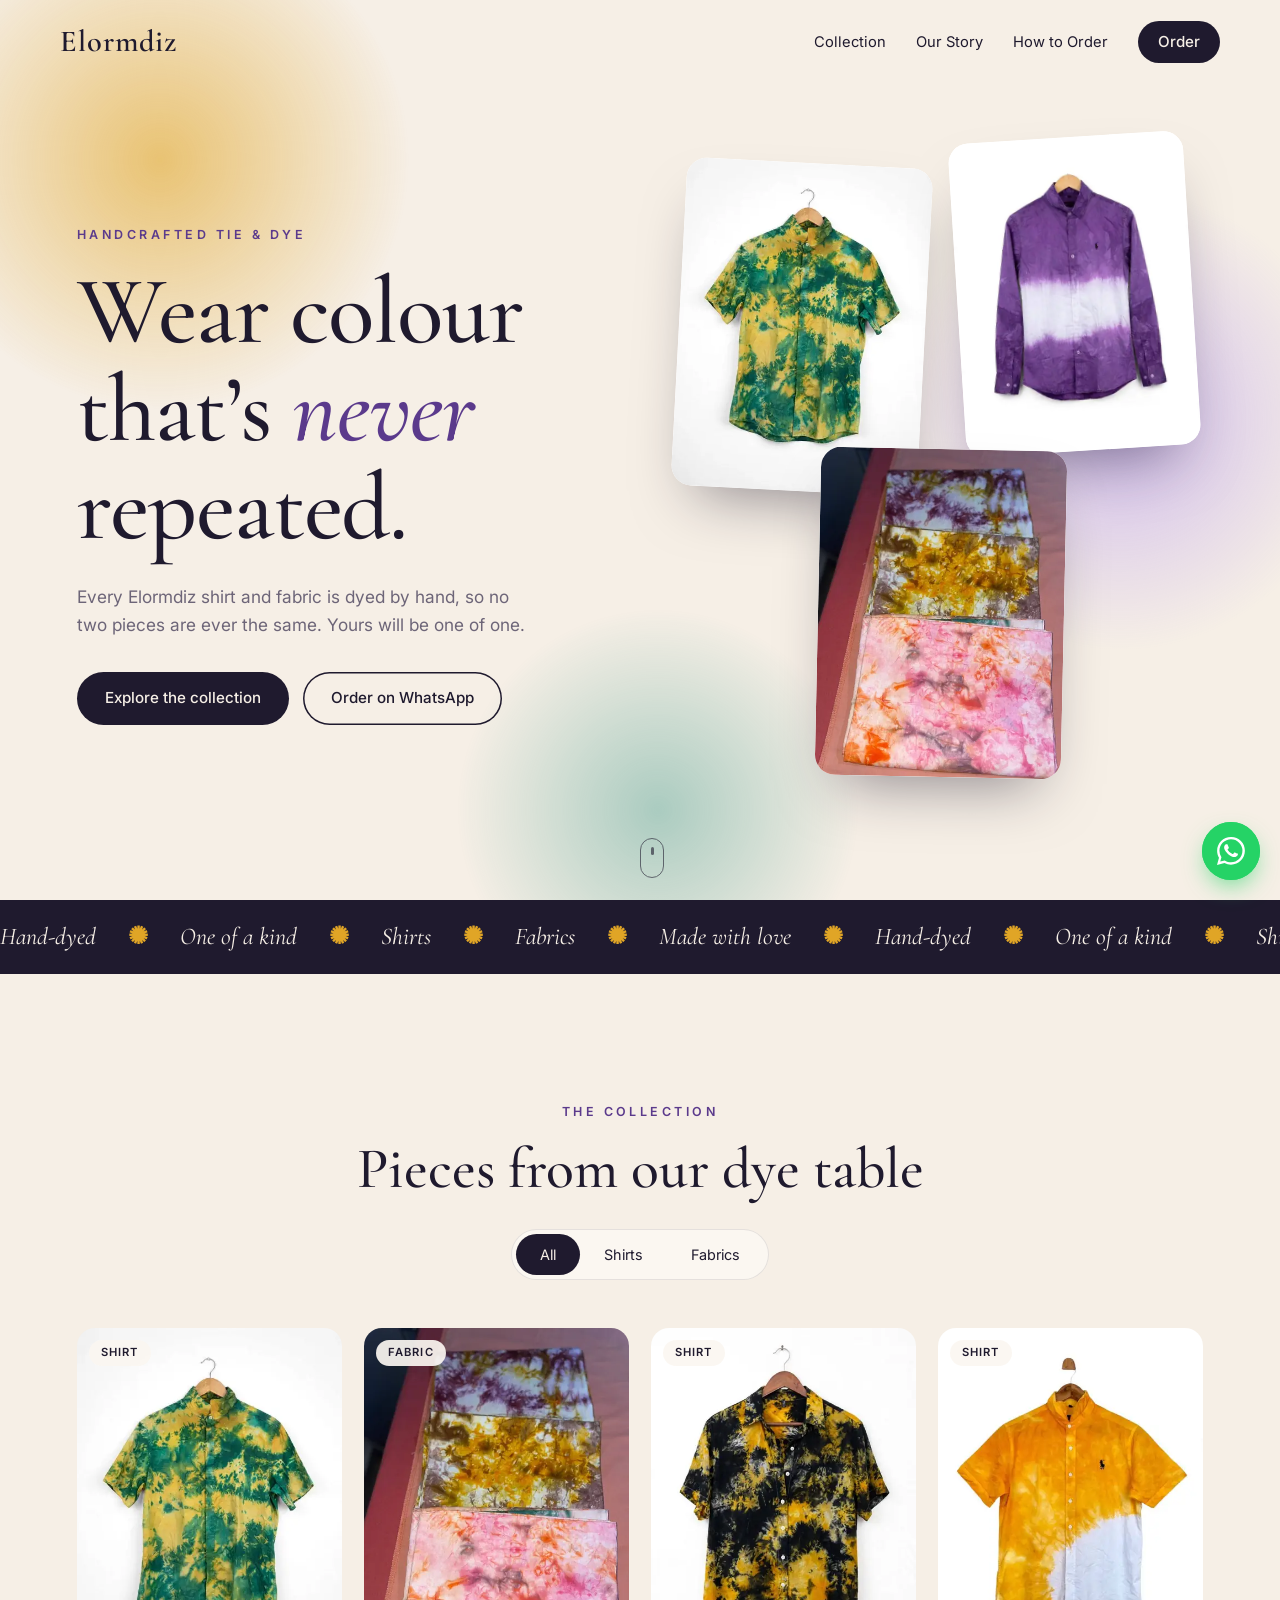
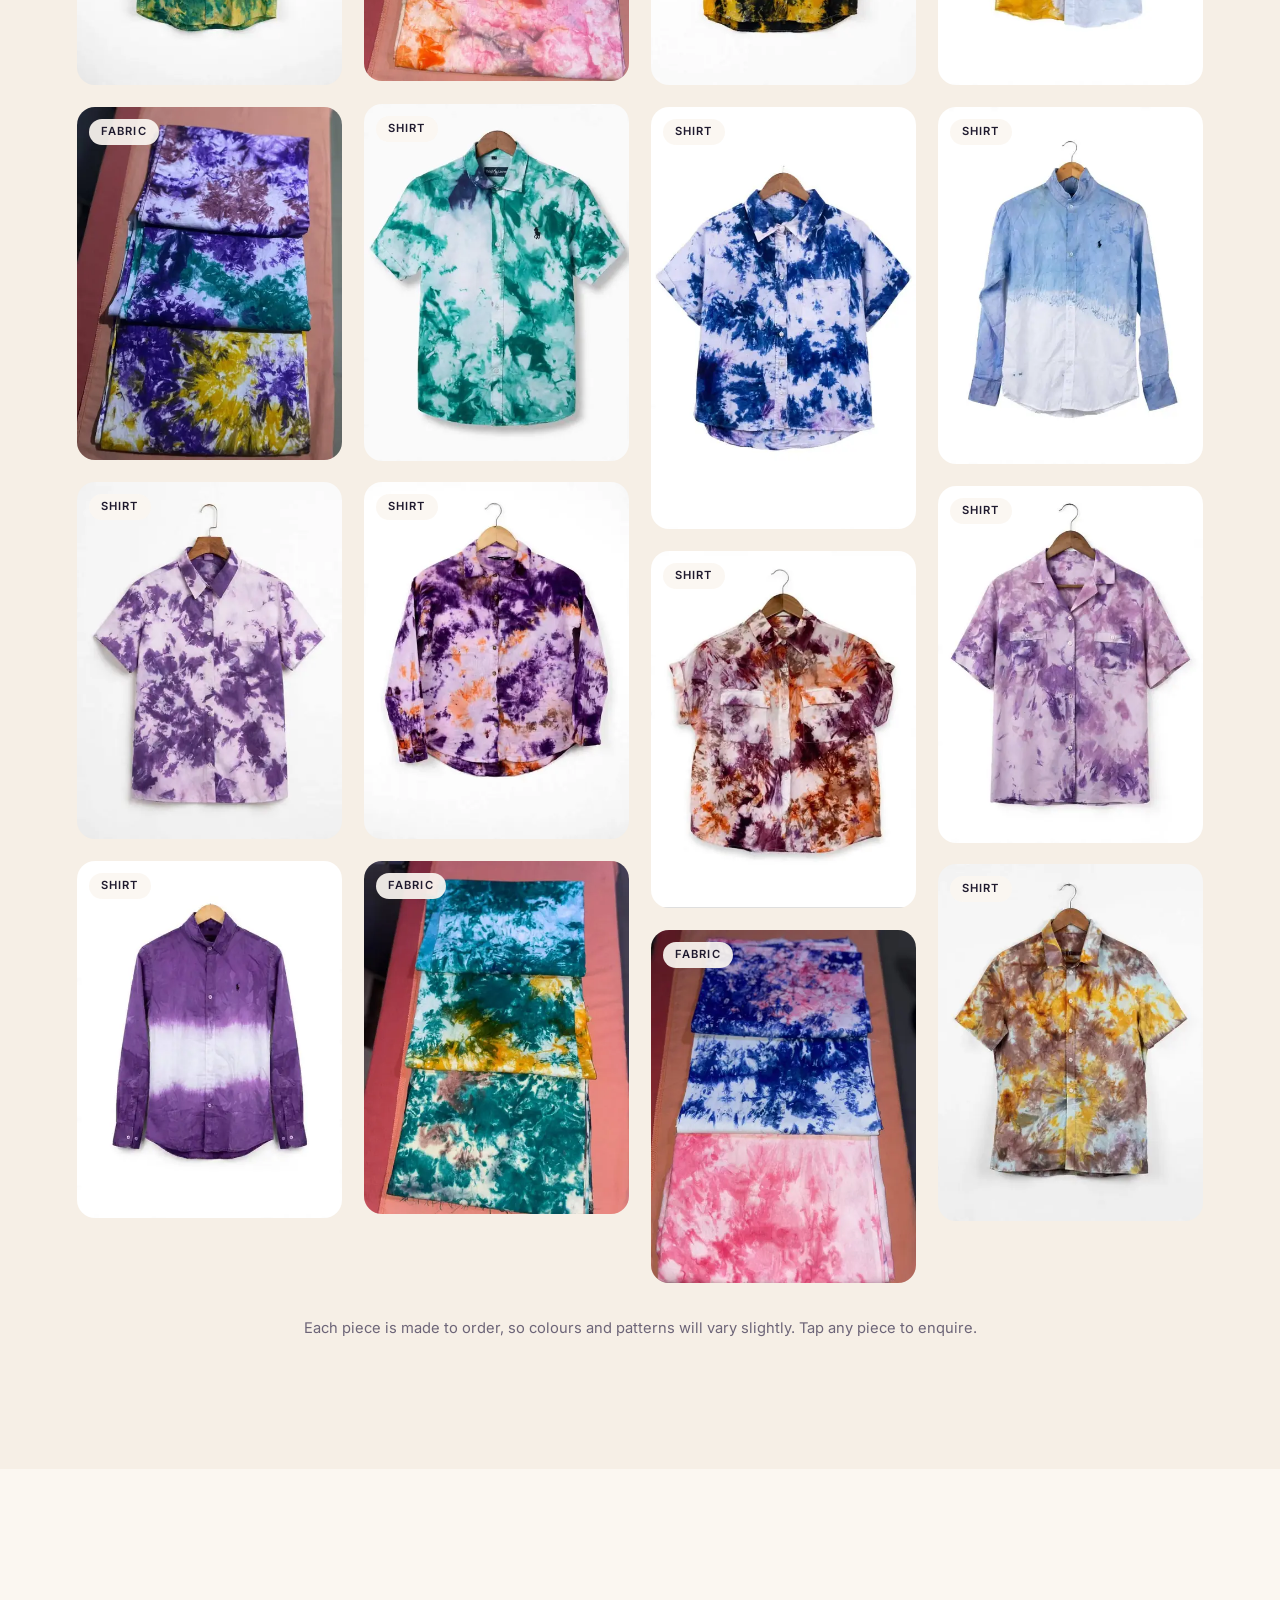
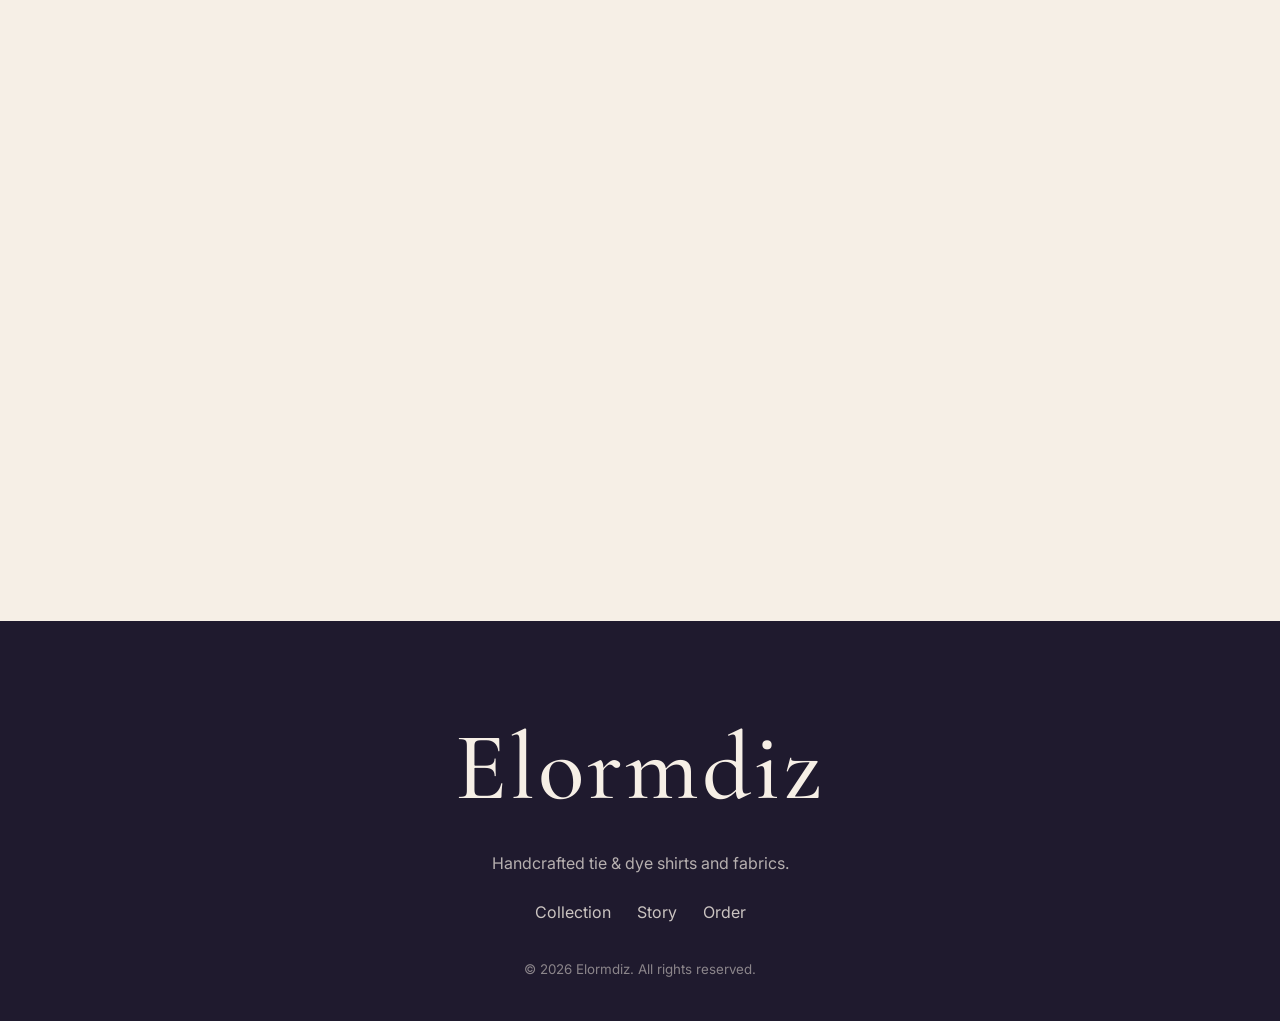
<file: index.html>
<!doctype html>
<html lang="en">
<head>
<meta charset="utf-8">
<meta name="viewport" content="width=device-width, initial-scale=1">
<title>Elormdiz — Handcrafted Tie & Dye</title>
<meta name="description" content="Elormdiz — one-of-a-kind hand-dyed shirts and tie & dye fabrics. Order directly on WhatsApp.">
<meta name="theme-color" content="#f6efe6">
<link rel="preconnect" href="https://fonts.googleapis.com">
<link rel="preconnect" href="https://fonts.gstatic.com" crossorigin>
<link href="https://fonts.googleapis.com/css2?family=Cormorant+Garamond:ital,wght@0,400;0,500;0,600;1,400;1,500&family=Inter:wght@300;400;500;600&display=swap" rel="stylesheet">
<link rel="stylesheet" href="style.css">
</head>
<body>

<div class="loader" id="loader"><span>Elormdiz</span></div>

<header class="nav" id="nav">
  <a href="#top" class="logo">Elormdiz</a>
  <nav class="links" id="links">
    <a href="#collection">Collection</a>
    <a href="#story">Our Story</a>
    <a href="#how">How to Order</a>
    <a href="#order" class="btn btn-sm">Order</a>
  </nav>
  <button class="burger" id="burger" aria-label="Menu"><i></i><i></i></button>
</header>

<main id="top">
  <!-- HERO -->
  <section class="hero">
    <div class="blob b1"></div><div class="blob b2"></div><div class="blob b3"></div>
    <div class="hero-text">
      <p class="eyebrow reveal">Handcrafted tie &amp; dye</p>
      <h1 class="reveal" style="--d:.1s">Wear colour<br>that’s <em>never</em><br>repeated.</h1>
      <p class="lead reveal" style="--d:.2s">Every Elormdiz shirt and fabric is dyed by hand, so no two pieces are ever the same. Yours will be one of one.</p>
      <div class="cta reveal" style="--d:.3s">
        <a href="#collection" class="btn">Explore the collection</a>
        <a href="#order" class="btn btn-ghost">Order on WhatsApp</a>
      </div>
    </div>
    <div class="hero-art">
      <figure class="card c1"><img fetchpriority="high" src="images/p1-s.webp" width="480" height="640" decoding="async" alt="Emerald and gold tie-dye shirt"></figure>
      <figure class="card c2"><img src="images/p5-s.webp" width="480" height="640" decoding="async" alt="Violet ombre shirt"></figure>
      <figure class="card c3"><img src="images/p7-s.webp" width="480" height="640" decoding="async" alt="Golden tie-dye fabrics"></figure>
    </div>
    <a href="#collection" class="scroll-hint" aria-label="Scroll"><span></span></a>
  </section>

  <!-- MARQUEE -->
  <div class="marquee" aria-hidden="true">
    <div class="track">
      <span>Hand-dyed</span><b>✺</b><span>One of a kind</span><b>✺</b><span>Shirts</span><b>✺</b><span>Fabrics</span><b>✺</b><span>Made with love</span><b>✺</b>
      <span>Hand-dyed</span><b>✺</b><span>One of a kind</span><b>✺</b><span>Shirts</span><b>✺</b><span>Fabrics</span><b>✺</b><span>Made with love</span><b>✺</b>
    </div>
  </div>

  <!-- COLLECTION -->
  <section class="section" id="collection">
    <div class="head">
      <p class="eyebrow reveal">The collection</p>
      <h2 class="reveal" style="--d:.1s">Pieces from our dye table</h2>
      <div class="filters reveal" style="--d:.2s" id="filters">
        <button class="on" data-f="all">All</button>
        <button data-f="shirt">Shirts</button>
        <button data-f="cloth">Fabrics</button>
        <span class="pill"></span>
      </div>
    </div>
    <div class="grid" id="grid"></div>
    <p class="note reveal">Each piece is made to order, so colours and patterns will vary slightly. Tap any piece to enquire.</p>
  </section>

  <!-- STORY -->
  <section class="section story" id="story">
    <div class="story-img reveal">
      <img src="images/p10.webp" loading="lazy" decoding="async" width="691" height="1100" alt="Indigo tie-dye shirt">
      <img src="images/p12.webp" loading="lazy" decoding="async" width="825" height="1100" alt="Teal tie-dye fabrics" class="second">
    </div>
    <div class="story-text">
      <p class="eyebrow reveal">Our story</p>
      <h2 class="reveal" style="--d:.1s">Folded, tied, dipped &amp; <em>revealed.</em></h2>
      <div class="more" id="more"><div>
        <p class="reveal" style="--d:.15s">Elormdiz began with a simple love for colour. Each piece is folded, twisted and tied by hand, then dipped in rich dyes and left to bloom into a pattern that can never be copied.</p>
        <p class="reveal" style="--d:.2s">From crisp button-up shirts to fabrics ready for your tailor, we make wearable art for people who like to stand out, quietly or loudly.</p>
      </div></div>
      <button class="more-btn" id="moreBtn" type="button"><span>Read our story</span><b>+</b></button>
      <ul class="stats reveal" style="--d:.25s">
        <li><strong>100%</strong><span>Hand-dyed</span></li>
        <li><strong>1 of 1</strong><span>Never repeated</span></li>
        <li><strong>Custom</strong><span>Your colours</span></li>
      </ul>
    </div>
  </section>

  <!-- HOW -->
  <section class="section how" id="how">
    <div class="head">
      <p class="eyebrow reveal">How to order</p>
      <h2 class="reveal" style="--d:.1s">Three easy steps</h2>
    </div>
    <div class="steps">
      <div class="step reveal"><i>01</i><h3>Choose</h3><p>Browse the collection and pick a piece you love, or ask for your own colours.</p></div>
      <div class="step reveal" style="--d:.12s"><i>02</i><h3>Send your order</h3><p>Fill the short form below. It opens WhatsApp with your order ready to send.</p></div>
      <div class="step reveal" style="--d:.24s"><i>03</i><h3>We dye &amp; deliver</h3><p>We confirm details and price on chat, then dye your piece and get it to you.</p></div>
    </div>
  </section>

  <!-- ORDER -->
  <section class="section order" id="order">
    <div class="order-box reveal">
      <div class="order-copy">
        <p class="eyebrow">Place an order</p>
        <h2>Let’s make yours.</h2>
        <p>Tell us what you’d like and we’ll continue the conversation on WhatsApp.</p>
        <a class="wa-direct" id="waDirect" href="#" target="_blank" rel="noopener">
          <svg viewBox="0 0 24 24" width="20" height="20" fill="currentColor"><path d="M20.5 3.5A11.8 11.8 0 0 0 12 0C5.4 0 .1 5.3.1 11.9c0 2.1.6 4.1 1.600 5.900L0 24l6.400-1.700a11.900 11.900 0 0 0 5.600 1.400c6.600 0 11.900-5.300 11.900-11.900 0-3.200-1.200-6.200-3.400-8.300zM12 21.700c-1.800 0-3.500-.5-5-1.400l-.4-.2-3.800 1 1-3.700-.2-.4a9.800 9.800 0 0 1-1.500-5.200C2.100 6.400 6.600 2 12 2c2.600 0 5.100 1 6.900 2.900a9.700 9.700 0 0 1 2.900 6.900c0 5.400-4.400 9.900-9.800 9.900zm5.400-7.400c-.3-.1-1.800-.9-2-1-.3-.1-.5-.1-.7.100l-.9 1.100c-.2.200-.3.200-.6.100a8 8 0 0 1-4-3.500c-.3-.5.300-.5.900-1.600.1-.2 0-.4 0-.5l-.9-2.200c-.2-.6-.5-.5-.7-.5h-.6c-.2 0-.5.100-.8.400s-1 1-1 2.400 1 2.800 1.200 3c.1.200 2 3.100 4.900 4.300 1.800.8 2.600.8 3.500.7.600-.1 1.800-.7 2-1.400.3-.7.300-1.300.2-1.400-.1-.2-.3-.3-.6-.4z"/></svg>
          Or chat with us directly
        </a>
      </div>
      <form id="orderForm" class="form" autocomplete="on">
        <label><span>Your name</span><input name="name" required placeholder="e.g. Ama Mensah"></label>
        <div class="row">
          <label><span>I’d like</span>
            <select name="item" id="itemSelect">
              <option>A tie &amp; dye shirt</option>
              <option>Tie &amp; dye fabric</option>
              <option>Something custom</option>
            </select>
          </label>
          <label><span>Size / yards</span><input name="size" placeholder="e.g. M or 6 yards"></label>
        </div>
        <label><span>Favourite colours</span><input name="colors" placeholder="e.g. purple, gold, teal"></label>
        <label><span>Anything else?</span><textarea name="notes" rows="3" placeholder="Design name, delivery location, date needed…"></textarea></label>
        <button class="btn btn-wa" type="submit">Send order on WhatsApp</button>
      </form>
    </div>
  </section>
</main>

<footer class="footer">
  <div class="logo big">Elormdiz</div>
  <p>Handcrafted tie &amp; dye shirts and fabrics.</p>
  <div class="foot-links"><a href="#collection">Collection</a><a href="#story">Story</a><a href="#order">Order</a></div>
  <small>© <span id="yr"></span> Elormdiz. All rights reserved.</small>
</footer>

<a class="fab" id="fab" href="#" target="_blank" rel="noopener" aria-label="Chat on WhatsApp">
  <svg viewBox="0 0 24 24" width="28" height="28" fill="currentColor"><path d="M20.5 3.5A11.8 11.8 0 0 0 12 0C5.4 0 .1 5.3.1 11.9c0 2.1.6 4.1 1.600 5.900L0 24l6.400-1.700a11.900 11.900 0 0 0 5.600 1.400c6.600 0 11.900-5.300 11.900-11.900 0-3.200-1.200-6.200-3.400-8.300zM12 21.700c-1.800 0-3.500-.5-5-1.400l-.4-.2-3.800 1 1-3.700-.2-.4a9.800 9.800 0 0 1-1.500-5.200C2.100 6.400 6.600 2 12 2c2.600 0 5.100 1 6.900 2.900a9.700 9.700 0 0 1 2.900 6.900c0 5.400-4.400 9.900-9.800 9.900zm5.400-7.400c-.3-.1-1.800-.9-2-1-.3-.1-.5-.1-.7.100l-.9 1.100c-.2.200-.3.200-.6.100a8 8 0 0 1-4-3.500c-.3-.5.300-.5.900-1.600.1-.2 0-.4 0-.5l-.9-2.200c-.2-.6-.5-.5-.7-.5h-.6c-.2 0-.5.100-.8.400s-1 1-1 2.400 1 2.800 1.200 3c.1.200 2 3.100 4.900 4.300 1.800.8 2.600.8 3.500.7.600-.1 1.800-.7 2-1.400.3-.7.300-1.300.2-1.400-.1-.2-.3-.3-.6-.4z"/></svg>
</a>

<div class="lightbox" id="lb" aria-hidden="true">
  <button class="lb-close" id="lbClose" aria-label="Close">×</button>
  <img id="lbImg" alt="">
  <div class="lb-info">
    <h3 id="lbTitle"></h3>
    <p id="lbType"></p>
    <a class="btn btn-wa" id="lbOrder" href="#" target="_blank" rel="noopener">Order this on WhatsApp</a>
  </div>
</div>

<script src="config.js"></script>
<script src="script.js"></script>
</body>
</html>
</file>
<file: style.css>
:root{
  --cream:#f6efe6; --paper:#fbf7f1; --ink:#1f1a2e; --muted:#6d6578;
  --violet:#5b3a8c; --gold:#e0a526; --teal:#1f8a7a; --coral:#e2674a; --wa:#25d366;
  --serif:'Cormorant Garamond',Georgia,serif; --sans:'Inter',system-ui,sans-serif;
  --ease:cubic-bezier(.22,.8,.24,1);
}
*{box-sizing:border-box;margin:0;padding:0}
html{scroll-behavior:smooth;scroll-padding-top:70px}
body{font-family:var(--sans);background:var(--cream);color:var(--ink);line-height:1.6;overflow-x:hidden;-webkit-font-smoothing:antialiased}
img{display:block;max-width:100%;height:auto}
a{color:inherit;text-decoration:none}
button{font:inherit;cursor:pointer;border:0;background:none;color:inherit}
em{font-style:italic;color:var(--violet)}

/* loader */
.loader{position:fixed;inset:0;background:var(--ink);display:grid;place-items:center;z-index:100;transition:transform .9s var(--ease) .2s}
.loader span{font-family:var(--serif);font-size:clamp(2.4rem,8vw,4.5rem);color:var(--cream);letter-spacing:.04em;animation:pulse 1.2s ease-in-out infinite alternate}
.loader.done{transform:translateY(-100%)}
@keyframes pulse{from{opacity:.4;letter-spacing:.04em}to{opacity:1;letter-spacing:.12em}}

/* nav */
.nav{position:fixed;top:0;left:0;right:0;z-index:50;display:flex;justify-content:space-between;align-items:center;padding:18px clamp(20px,5vw,60px);transition:.4s var(--ease)}
.nav::before{content:"";position:absolute;inset:0;z-index:-1;background:rgba(246,239,230,.96);box-shadow:0 1px 0 rgba(31,26,46,.08);opacity:0;transition:opacity .4s}
.nav.scrolled{padding-block:12px}
.nav.scrolled::before{opacity:1}
.logo{position:relative;z-index:61}
.logo{font-family:var(--serif);font-size:1.9rem;font-weight:600;letter-spacing:.03em}
.links{display:flex;gap:30px;align-items:center;font-size:.92rem}
.links a:not(.btn){position:relative}
.links a:not(.btn)::after{content:"";position:absolute;left:0;bottom:-4px;height:1px;width:100%;background:currentColor;transform:scaleX(0);transform-origin:right;transition:transform .4s var(--ease)}
.links a:not(.btn):hover::after{transform:scaleX(1);transform-origin:left}
.burger{display:none;width:32px;height:32px;position:relative}
.burger i{position:absolute;left:4px;right:4px;height:2px;background:var(--ink);transition:.35s var(--ease)}
.burger i:first-child{top:12px}.burger i:last-child{top:19px}
.burger.open i:first-child{transform:translateY(3.5px) rotate(45deg)}
.burger.open i:last-child{transform:translateY(-3.5px) rotate(-45deg)}

/* buttons */
.btn{display:inline-block;background:var(--ink);color:var(--cream);padding:14px 28px;border-radius:50px;font-weight:500;font-size:.95rem;transition:transform .35s var(--ease),box-shadow .35s var(--ease),background .3s}
.btn:hover{transform:translateY(-3px);box-shadow:0 12px 24px -8px rgba(31,26,46,.45);background:var(--violet)}
.btn-sm{padding:9px 20px}
.btn-ghost{background:transparent;color:var(--ink);box-shadow:inset 0 0 0 1.5px var(--ink)}
.btn-ghost:hover{background:var(--ink);color:var(--cream)}
.btn-wa{background:var(--wa);color:#fff}
.btn-wa:hover{background:#1ebe5b;box-shadow:0 12px 24px -8px rgba(37,211,102,.6)}

/* reveal */
.reveal{opacity:0;transform:translateY(34px);transition:opacity .9s var(--ease) var(--d,0s),transform .9s var(--ease) var(--d,0s)}
.reveal.in{opacity:1;transform:none}
.loaded .hero .reveal{opacity:1;transform:none}

/* hero */
.hero{position:relative;min-height:100vh;display:grid;grid-template-columns:1.05fr 1fr;align-items:center;gap:30px;padding:120px clamp(20px,6vw,90px) 70px;overflow:hidden}
.blob{position:absolute;border-radius:50%;opacity:.6;z-index:0;background:radial-gradient(circle,var(--c) 0,transparent 68%);will-change:transform;animation:float 14s ease-in-out infinite alternate}
.b1{--c:var(--gold);width:520px;height:520px;top:-100px;left:-100px}
.b2{--c:#b79af0;width:480px;height:480px;right:-80px;top:20%;animation-delay:-4s}
.b3{--c:var(--teal);width:420px;height:420px;bottom:-120px;left:35%;opacity:.35;animation-delay:-8s}
@keyframes float{to{transform:translate(50px,40px) scale(1.15)}}
.hero-text{position:relative;z-index:2}
.eyebrow{font-size:.78rem;letter-spacing:.28em;text-transform:uppercase;color:var(--violet);font-weight:600;margin-bottom:18px}
h1,h2,h3{font-family:var(--serif);font-weight:500;line-height:1.02}
h1{font-size:clamp(3rem,7.5vw,6.4rem);letter-spacing:-.01em}
h2{font-size:clamp(2.2rem,4.5vw,3.6rem)}
.lead{max-width:460px;margin:26px 0 34px;color:var(--muted);font-size:1.08rem}
.cta{display:flex;gap:14px;flex-wrap:wrap}
.hero-art{position:relative;height:min(78vh,640px);z-index:1}
.card{position:absolute;border-radius:20px;overflow:hidden;box-shadow:0 30px 60px -25px rgba(31,26,46,.5);background:#fff}
.card img{width:100%;height:100%;object-fit:cover}
.c1{width:46%;aspect-ratio:3/4;left:2%;top:4%;animation:bob 7s ease-in-out infinite alternate;--r:-5deg;transform:rotate(var(--r))}
.c2{width:44%;aspect-ratio:3/4;right:2%;top:0;animation:bob 8s ease-in-out -2s infinite alternate;--r:6deg;transform:rotate(var(--r))}
.c3{width:46%;aspect-ratio:3/4;left:28%;bottom:0;animation:bob 9s ease-in-out -4s infinite alternate;--r:-2deg;transform:rotate(var(--r));z-index:2}
@keyframes bob{from{transform:translateY(0) rotate(var(--r))}to{transform:translateY(-18px) rotate(calc(var(--r) * -.6))}}
.hero-art .card{opacity:0;animation-fill-mode:both}
.loaded .hero-art .card{opacity:1;transition:opacity 1s var(--ease) .4s}
.scroll-hint{position:absolute;bottom:22px;left:50%;width:24px;height:40px;border:1.5px solid var(--ink);border-radius:14px;z-index:2;opacity:.6}
.scroll-hint span{position:absolute;left:50%;top:8px;width:3px;height:8px;margin-left:-1.5px;background:var(--ink);border-radius:2px;animation:wheel 1.6s infinite}
@keyframes wheel{0%{opacity:1;transform:translateY(0)}100%{opacity:0;transform:translateY(14px)}}

/* marquee */
.marquee{background:var(--ink);color:var(--cream);overflow:hidden;padding:18px 0;white-space:nowrap}
.track{display:inline-flex;gap:32px;animation:slide 28s linear infinite;font-family:var(--serif);font-size:1.5rem;font-style:italic}
.track b{color:var(--gold);font-style:normal}
@keyframes slide{to{transform:translateX(-50%)}}

/* sections */
.section{padding:clamp(70px,10vw,130px) clamp(20px,6vw,90px)}
.head{text-align:center;margin-bottom:48px}
.filters{display:inline-flex;position:relative;margin-top:30px;background:var(--paper);padding:5px;border-radius:50px;box-shadow:inset 0 0 0 1px rgba(31,26,46,.1)}
.filters button{position:relative;z-index:1;padding:9px 24px;border-radius:50px;font-size:.9rem;transition:color .3s}
.filters button.on{color:var(--cream)}
.pill{position:absolute;top:5px;bottom:5px;left:5px;background:var(--ink);border-radius:50px;transition:left .45s var(--ease),width .45s var(--ease)}

/* grid */
.grid{columns:4 240px;column-gap:22px;max-width:1300px;margin:0 auto}
.item{contain:layout paint;break-inside:avoid;margin-bottom:22px;position:relative;border-radius:18px;overflow:hidden;cursor:pointer;background:#fff;opacity:0;transform:translateY(40px) scale(.97);transition:opacity .8s var(--ease),transform .8s var(--ease),box-shadow .5s}
.item.in{opacity:1;transform:none}
.item.hide{display:none}
.item img{width:100%;height:auto;transition:transform 1s var(--ease)}
@media(hover:hover){.item:hover img{transform:scale(1.07)}.item:hover{box-shadow:0 26px 40px -22px rgba(31,26,46,.55)}}
.item .cap{position:absolute;inset:auto 0 0 0;padding:60px 18px 16px;background:linear-gradient(transparent,rgba(20,14,34,.82));color:#fff;transform:translateY(60%);opacity:0;transition:.5s var(--ease)}
.item:hover .cap,.item:focus-visible .cap{transform:none;opacity:1}
.cap h3{font-size:1.5rem;font-weight:500}
.cap span{font-size:.8rem;letter-spacing:.14em;text-transform:uppercase;opacity:.8}
.tag{position:absolute;top:12px;left:12px;background:rgba(251,247,241,.92);padding:4px 12px;border-radius:30px;font-size:.7rem;letter-spacing:.1em;text-transform:uppercase;font-weight:600}
.note{text-align:center;color:var(--muted);margin-top:34px;font-size:.92rem}

/* story */
.story,.how,.order{content-visibility:auto;contain-intrinsic-size:auto 700px}
.story{display:grid;grid-template-columns:1fr 1fr;gap:clamp(30px,6vw,90px);align-items:center;background:var(--paper)}
.story-img{position:relative;padding-bottom:12%}
.story-img img{border-radius:20px;width:74%;box-shadow:0 30px 60px -30px rgba(31,26,46,.5)}
.story-img .second{position:absolute;width:52%;right:0;bottom:0;border:8px solid var(--paper)}
.story-text p{color:var(--muted);margin-top:20px;max-width:480px}
.story-text h2{margin-bottom:6px}
.stats{list-style:none;display:flex;gap:34px;margin-top:36px;flex-wrap:wrap}
.stats strong{display:block;font-family:var(--serif);font-size:2rem;color:var(--violet);font-weight:600}
.stats span{font-size:.8rem;letter-spacing:.12em;text-transform:uppercase;color:var(--muted)}

/* how */
.steps{display:grid;grid-template-columns:repeat(3,1fr);gap:24px;max-width:1100px;margin:0 auto}
.step{background:var(--paper);border-radius:22px;padding:36px 30px;position:relative;overflow:hidden;transition:transform .5s var(--ease),box-shadow .5s,opacity .9s var(--ease) var(--d,0s)}
.step:hover{transform:translateY(-8px);box-shadow:0 26px 40px -24px rgba(31,26,46,.4)}
.step i{font-family:var(--serif);font-size:4.5rem;font-style:normal;color:transparent;-webkit-text-stroke:1.5px var(--gold);display:block;line-height:1;margin-bottom:14px}
.step h3{font-size:1.8rem;margin-bottom:8px}
.step p{color:var(--muted);font-size:.95rem}

/* order */
.order{padding-top:0}
.order-box{display:grid;grid-template-columns:1fr 1.1fr;gap:40px;max-width:1100px;margin:0 auto;border-radius:30px;padding:clamp(28px,5vw,60px);color:var(--cream);background:linear-gradient(135deg,#2a1d4a,#5b3a8c 55%,#1f8a7a)}
.order-copy .eyebrow{color:var(--gold)}
.order-copy h2{margin-bottom:14px}
.order-copy p{opacity:.85;max-width:340px}
.wa-direct{display:inline-flex;align-items:center;gap:10px;margin-top:28px;font-weight:500;border-bottom:1px solid rgba(255,255,255,.4);padding-bottom:3px;transition:gap .3s var(--ease)}
.wa-direct:hover{gap:16px}
.form{display:grid;gap:16px}
.row{display:grid;grid-template-columns:1fr 1fr;gap:16px}
.form label span{display:block;font-size:.75rem;letter-spacing:.12em;text-transform:uppercase;opacity:.8;margin-bottom:6px}
.form input,.form select,.form textarea{width:100%;font:inherit;color:var(--ink);background:rgba(255,255,255,.94);border:2px solid transparent;border-radius:12px;padding:12px 14px;outline:0;transition:.3s}
.form input:focus,.form select:focus,.form textarea:focus{border-color:var(--gold);box-shadow:0 0 0 4px rgba(224,165,38,.25)}
.form .btn{width:100%;padding:16px;margin-top:4px}

/* footer */
.footer{text-align:center;padding:70px 20px 40px;background:var(--ink);color:var(--cream)}
.logo.big{font-size:clamp(3rem,10vw,6rem);font-weight:500}
.footer p{opacity:.7;margin:6px 0 24px}
.foot-links{display:flex;gap:26px;justify-content:center;margin-bottom:30px}
.foot-links a{opacity:.8;transition:opacity .3s,color .3s}.foot-links a:hover{opacity:1;color:var(--gold)}
.footer small{opacity:.5}

/* fab */
.fab{position:fixed;right:20px;bottom:20px;z-index:40;width:58px;height:58px;border-radius:50%;background:var(--wa);color:#fff;display:grid;place-items:center;box-shadow:0 10px 24px -6px rgba(37,211,102,.7);transition:transform .35s var(--ease)}
.fab::after{content:"";position:absolute;inset:0;border-radius:50%;border:2px solid var(--wa);animation:ring 2.4s ease-out infinite;pointer-events:none}
.fab:hover{transform:scale(1.12) rotate(-8deg)}
@keyframes ring{from{transform:scale(1);opacity:.7}to{transform:scale(1.6);opacity:0}}

/* lightbox */
.lightbox{position:fixed;inset:0;z-index:90;background:rgba(20,14,34,.95);display:flex;align-items:center;justify-content:center;gap:40px;padding:30px;opacity:0;visibility:hidden;transition:.45s var(--ease)}
.lightbox.open{opacity:1;visibility:visible}
.lightbox img{max-height:86vh;max-width:min(46vw,560px);object-fit:contain;border-radius:16px;transform:scale(.9);transition:transform .6s var(--ease)}
.lightbox.open img{transform:none}
.lb-info{color:var(--cream);max-width:300px;transform:translateX(30px);opacity:0;transition:.6s var(--ease) .15s}
.lightbox.open .lb-info{transform:none;opacity:1}
.lb-info h3{font-size:2.6rem;margin-bottom:6px}
.lb-info p{opacity:.7;margin-bottom:24px;text-transform:uppercase;letter-spacing:.14em;font-size:.8rem}
.lb-close{position:absolute;top:18px;right:26px;font-size:2.6rem;color:#fff;line-height:1;transition:transform .4s var(--ease)}
.lb-close:hover{transform:rotate(90deg)}

/* responsive */
@media(max-width:900px){
  .hero{grid-template-columns:1fr;padding-top:110px;text-align:center}
  .lead{margin-inline:auto}.cta{justify-content:center}
  .hero-art{height:420px;order:-1;margin-top:10px;order:2}
  .scroll-hint{display:none}
  .story,.order-box{grid-template-columns:1fr}
  .steps{grid-template-columns:1fr}
  .story-text{text-align:left}
}
@media(max-width:720px){
  .burger{display:block}
  .links{position:fixed;inset:0;height:100dvh;background:var(--ink);color:var(--cream);flex-direction:column;justify-content:center;align-items:center;gap:26px;font-family:var(--serif);font-size:2.4rem;clip-path:circle(0 at calc(100% - 38px) 34px);visibility:hidden;transition:clip-path .7s var(--ease),visibility 0s .7s;z-index:55}
  .links.open{clip-path:circle(150% at calc(100% - 38px) 34px);visibility:visible;transition:clip-path .7s var(--ease)}
  .links a{opacity:0;transform:translateY(24px);transition:.5s var(--ease)}
  .links.open a{opacity:1;transform:none}
  .links.open a:nth-child(1){transition-delay:.25s}.links.open a:nth-child(2){transition-delay:.32s}.links.open a:nth-child(3){transition-delay:.39s}.links.open a:nth-child(4){transition-delay:.46s}
  .links .btn{font-family:var(--sans);font-size:1rem;background:var(--gold);color:var(--ink);padding:14px 34px}
  body.menu .logo{color:var(--cream)}
  body.menu .burger i{background:var(--cream)}
  .burger{z-index:61}
  .grid{columns:2;column-gap:12px}.item{margin-bottom:12px;border-radius:12px}
  .item .cap{opacity:1;transform:none;padding:36px 12px 10px}.cap h3{font-size:1.15rem}.cap span{font-size:.65rem}
  .row{grid-template-columns:1fr}
  .lightbox{flex-direction:column;gap:18px}
  .lightbox img{max-width:80vw;max-height:56vh}
  .lb-info{text-align:center}.lb-info h3{font-size:2rem}.lb-info p{margin-bottom:14px}
}
/* performance on small screens */
@media(max-width:900px){
  .blob{animation:none;will-change:auto}
  .card{box-shadow:0 14px 24px -14px rgba(31,26,46,.45)}
  .c1,.c2,.c3{animation:none;transform:rotate(var(--r))}
  .marquee{padding:12px 0}.track{animation-duration:36s}
  .item.in,.step{transition-duration:.5s}
  .scroll-hint span{animation:none}
}
/* mobile: less text, more interaction */
.more>div{display:block}.more-btn{display:none}
@media(max-width:720px){
  .section{padding-block:56px}
  .footer{padding-bottom:90px}
  .head{margin-bottom:28px}
  h1{font-size:3.1rem}
  .lead,.note,.footer p,.order-copy>p:not(.eyebrow){display:none}
  .hero{min-height:auto;padding-bottom:50px}
  .hero-art{height:360px}
  .cta{margin-top:26px}.cta .btn{padding:12px 22px}

  /* story: tap to read */
  .more{display:grid;grid-template-rows:0fr;transition:grid-template-rows .6s var(--ease)}
  .more>div{overflow:hidden}
  .more.open{grid-template-rows:1fr}
  .more .reveal{opacity:1;transform:none}
  .more-btn{display:inline-flex;align-items:center;gap:12px;margin-top:20px;padding:10px 10px 10px 22px;border-radius:50px;box-shadow:inset 0 0 0 1.5px var(--ink);font-weight:500;font-size:.92rem}
  .more-btn b{width:30px;height:30px;border-radius:50%;background:var(--ink);color:var(--cream);display:grid;place-items:center;font-weight:400;transition:transform .5s var(--ease)}
  .more-btn.open b{transform:rotate(135deg)}
  .stats{gap:18px;margin-top:26px}.stats strong{font-size:1.5rem}.stats span{font-size:.65rem}

  /* steps: swipeable tiles, tap to reveal detail */
  .steps{display:flex;gap:12px;overflow-x:auto;scroll-snap-type:x mandatory;margin-inline:-20px;padding:6px 20px 18px;scrollbar-width:none}
  .steps::-webkit-scrollbar{display:none}
  .step{flex:0 0 62%;scroll-snap-align:center;padding:22px 20px;cursor:pointer}
  .step i{font-size:3rem;margin-bottom:6px}
  .step h3{font-size:1.5rem;margin:0}
  .step p{max-height:0;opacity:0;overflow:hidden;transition:max-height .5s var(--ease),opacity .4s,margin .4s;font-size:.88rem}
  .step::after{content:"+";position:absolute;top:16px;right:18px;width:28px;height:28px;border-radius:50%;background:var(--ink);color:var(--cream);display:grid;place-items:center;transition:transform .5s var(--ease)}
  .step.open p{max-height:120px;opacity:1;margin-top:10px}
  .step.open::after{transform:rotate(135deg)}
  .order-box{padding:26px 20px;gap:20px;border-radius:24px}
  .order-copy h2{margin-bottom:0}
  .wa-direct{margin-top:14px;font-size:.88rem}
  .form{gap:12px}.row{grid-template-columns:1fr 1fr;gap:10px}
  .form textarea{rows:2}
}
@media(prefers-reduced-motion:reduce){*,*::before,*::after{animation:none!important;transition-duration:.01s!important}}
</file>
